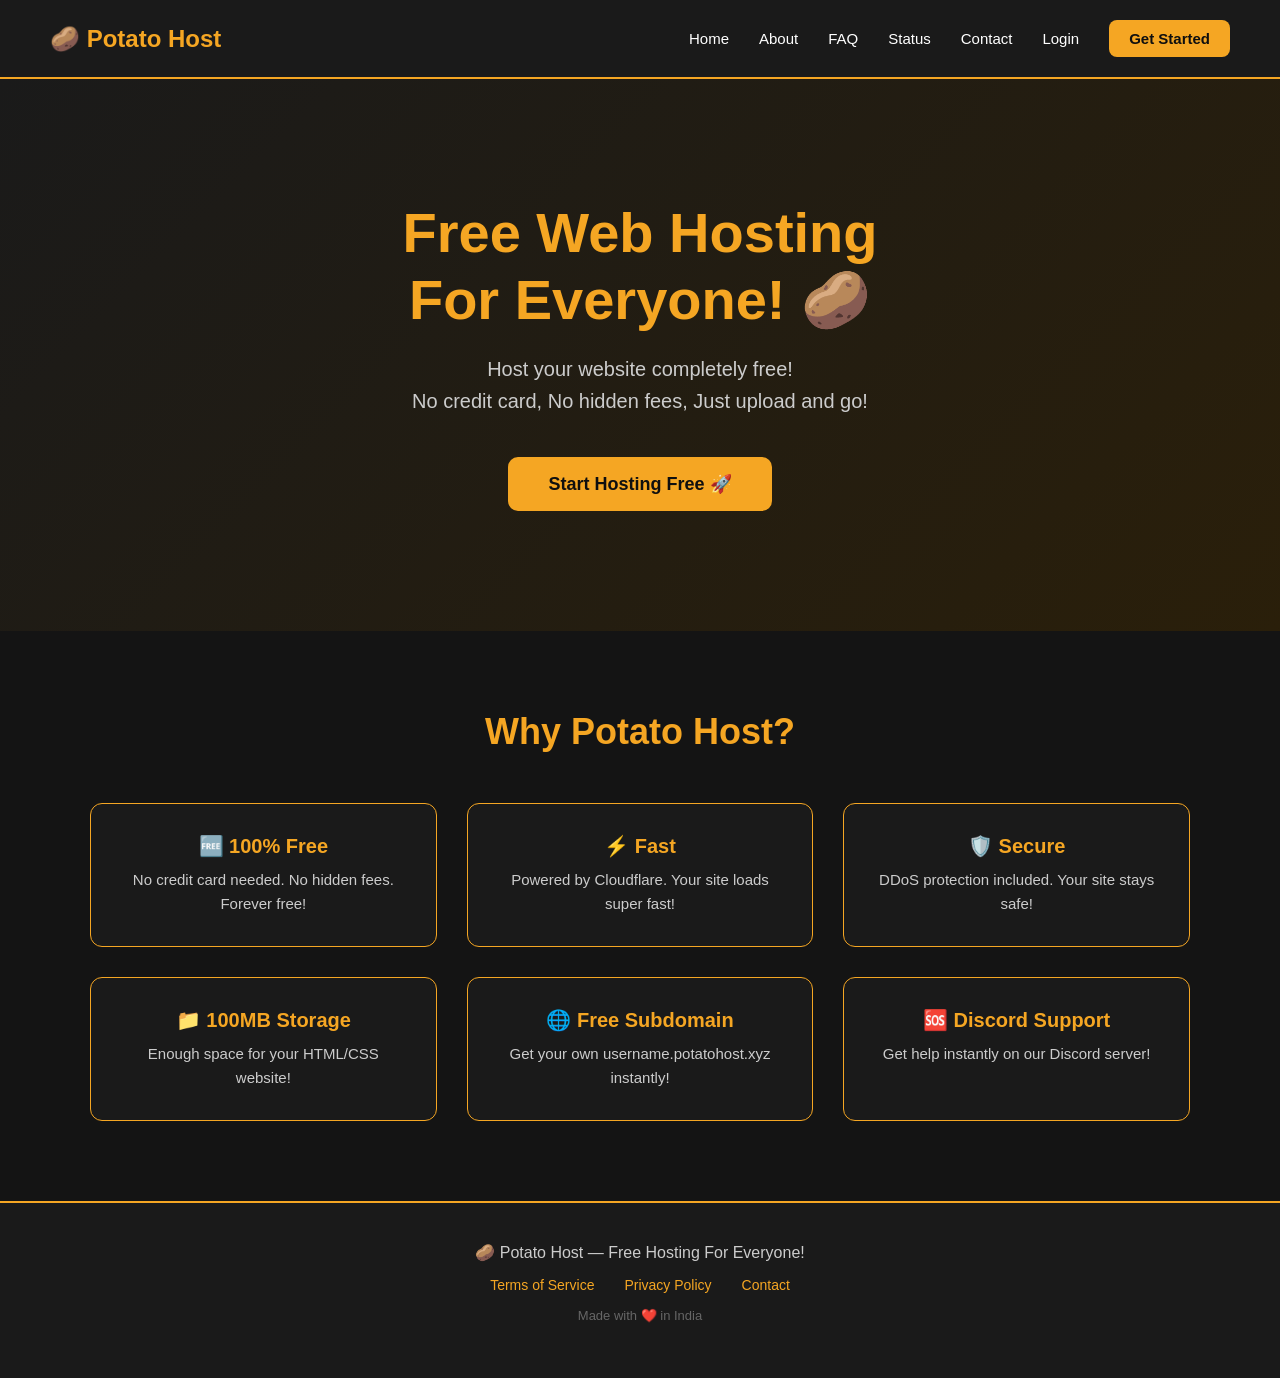
<file: index.html>
<!DOCTYPE html>
<html lang="en">
<head>
    <meta charset="UTF-8">
    <meta name="viewport" content="width=device-width, initial-scale=1.0">
    <meta name="description" content="Potato Host - Free web hosting for everyone! No credit card needed!">
    <meta name="keywords" content="free hosting, web hosting, free website, potato host">
    <title>Potato Host - Free Web Hosting</title>
    <link rel="stylesheet" href="style.css">
    <!-- Include Supabase JS Library to track logged-in sessions -->
</head>
<body>

    <!-- NAVBAR -->
    <nav>
        <div class="logo">🥔 Potato Host</div>
        <div class="nav-links">
            <a href="index.html">Home</a>
            <a href="about.html">About</a>
            <a href="faq.html">FAQ</a>
            <a href="status.html">Status</a>
            <a href="contact.html">Contact</a>
            <a href="login.html" id="nav-login-btn">Login</a>
            <a href="register.html" class="btn-register" id="nav-start-btn">Get Started</a>
        </div>
    </nav>

    <!-- HERO SECTION -->
    <section class="hero">
        <h1>Free Web Hosting<br>For Everyone! 🥔</h1>
        <p>Host your website completely free!<br>No credit card, No hidden fees, Just upload and go!</p>
        <a href="register.html" class="btn-hero" id="hero-start-btn">Start Hosting Free 🚀</a>
    </section>

    <!-- FEATURES SECTION -->
    <section class="features">
        <h2>Why Potato Host?</h2>
        <div class="features-grid">
            <div class="feature-card">
                <h3>🆓 100% Free</h3>
                <p>No credit card needed. No hidden fees. Forever free!</p>
            </div>
            <div class="feature-card">
                <h3>⚡ Fast</h3>
                <p>Powered by Cloudflare. Your site loads super fast!</p>
            </div>
            <div class="feature-card">
                <h3>🛡️ Secure</h3>
                <p>DDoS protection included. Your site stays safe!</p>
            </div>
            <div class="feature-card">
                <h3>📁 100MB Storage</h3>
                <p>Enough space for your HTML/CSS website!</p>
            </div>
            <div class="feature-card">
                <h3>🌐 Free Subdomain</h3>
                <p>Get your own username.potatohost.xyz instantly!</p>
            </div>
            <div class="feature-card">
                <h3>🆘 Discord Support</h3>
                <p>Get help instantly on our Discord server!</p>
            </div>
        </div>
    </section>

    <!-- FOOTER -->
    <footer>
        <p>🥔 Potato Host — Free Hosting For Everyone!</p>
        <div class="footer-links">
            <a href="terms.html">Terms of Service</a>
            <a href="privacy.html">Privacy Policy</a>
            <a href="contact.html">Contact</a>
        </div>
        <p class="footer-bottom">Made with ❤️ in India</p>
    </footer>

    <!-- SESSION CHECK SCRIPT -->
    <script>
        // Check if the user is already logged in
        const sessionData = localStorage.getItem('potato_session');
        
        if (sessionData) {
            // Change buttons to send logged-in users straight to the dashboard
            document.getElementById('nav-login-btn').innerText = "Dashboard";
            document.getElementById('nav-login-btn').href = "dashboard.html";
            
            document.getElementById('nav-start-btn').innerText = "Console";
            document.getElementById('nav-start-btn').href = "dashboard.html";
            
            document.getElementById('hero-start-btn').innerText = "Open Dashboard 💻";
            document.getElementById('hero-start-btn').href = "dashboard.html";
        }
    </script>
</body>
</html>
</file>
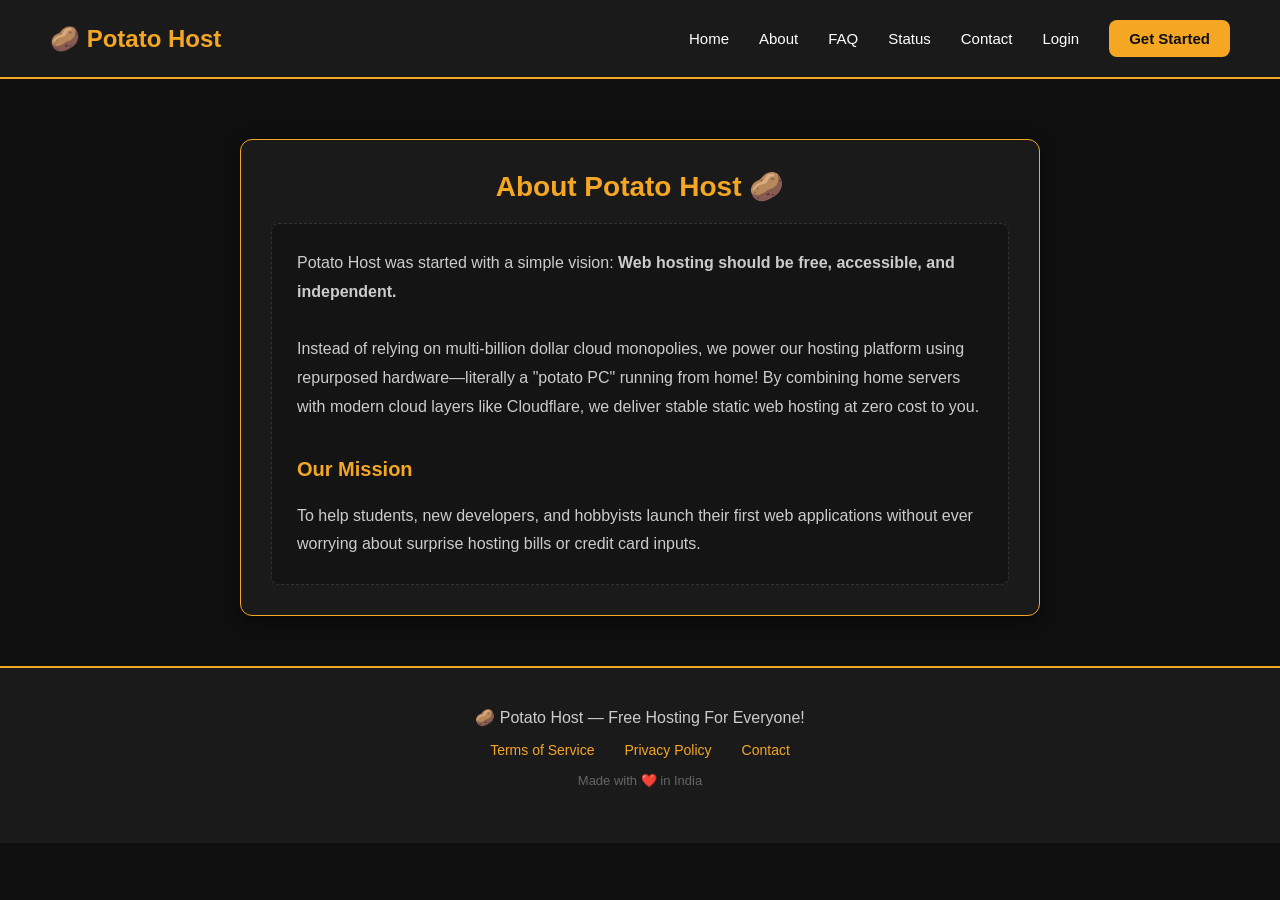
<file: about.html>
<!DOCTYPE html>
<html lang="en">
<head>
    <meta charset="UTF-8">
    <meta name="viewport" content="width=device-width, initial-scale=1.0">
    <title>About Us - Potato Host</title>
    <link rel="stylesheet" href="style.css">
</head>
<body>
    <nav>
        <div class="logo">🥔 Potato Host</div>
        <div class="nav-links">
            <a href="index.html">Home</a>
            <a href="about.html">About</a>
            <a href="faq.html">FAQ</a>
            <a href="status.html">Status</a>
            <a href="contact.html">Contact</a>
            <a href="login.html">Login</a>
            <a href="register.html" class="btn-register">Get Started</a>
        </div>
    </nav>

    <main style="max-width: 800px; margin: 50px auto; padding: 30px;">
        <h2>About Potato Host 🥔</h2>
        <div style="line-height: 1.8; color: #cccccc;">
            <p>Potato Host was started with a simple vision: <strong>Web hosting should be free, accessible, and independent.</strong></p>
            <br>
            <p>Instead of relying on multi-billion dollar cloud monopolies, we power our hosting platform using repurposed hardware—literally a "potato PC" running from home! By combining home servers with modern cloud layers like Cloudflare, we deliver stable static web hosting at zero cost to you.</p>
            <br>
            <h3>Our Mission</h3>
            <p>To help students, new developers, and hobbyists launch their first web applications without ever worrying about surprise hosting bills or credit card inputs.</p>
        </div>
    </main>

    <footer>
        <p>🥔 Potato Host — Free Hosting For Everyone!</p>
        <div class="footer-links">
            <a href="terms.html">Terms of Service</a>
            <a href="privacy.html">Privacy Policy</a>
            <a href="contact.html">Contact</a>
        </div>
        <p class="footer-bottom">Made with ❤️ in India</p>
    </footer>
</body>
</html>
</file>
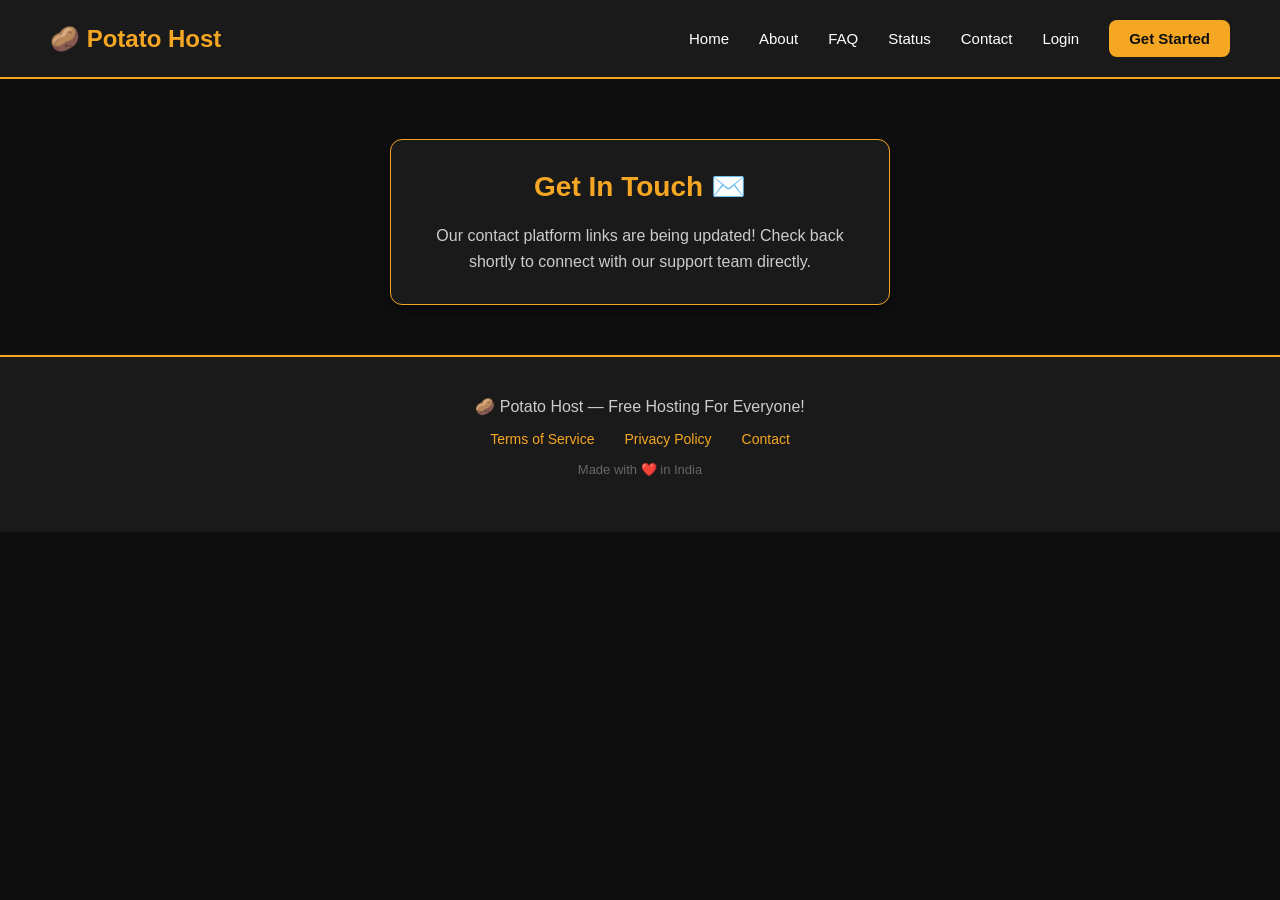
<file: contact.html>
<!DOCTYPE html>
<html lang="en">
<head>
    <meta charset="UTF-8">
    <meta name="viewport" content="width=device-width, initial-scale=1.0">
    <title>Contact Us - Potato Host</title>
    <link rel="stylesheet" href="style.css">
</head>
<body>
    <nav>
        <div class="logo">🥔 Potato Host</div>
        <div class="nav-links">
            <a href="index.html">Home</a>
            <a href="about.html">About</a>
            <a href="faq.html">FAQ</a>
            <a href="status.html">Status</a>
            <a href="contact.html">Contact</a>
            <a href="login.html">Login</a>
            <a href="register.html" class="btn-register">Get Started</a>
        </div>
    </nav>

    <main style="max-width: 500px; margin: 50px auto; padding: 30px; text-align: center;">
        <h2>Get In Touch ✉️</h2>
        <p style="color: #cccccc; margin-top: 15px; line-height: 1.6;">Our contact platform links are being updated! Check back shortly to connect with our support team directly.</p>
    </main>

    <footer>
        <p>🥔 Potato Host — Free Hosting For Everyone!</p>
        <div class="footer-links">
            <a href="terms.html">Terms of Service</a>
            <a href="privacy.html">Privacy Policy</a>
            <a href="contact.html">Contact</a>
        </div>
        <p class="footer-bottom">Made with ❤️ in India</p>
    </footer>
</body>
</html>
</file>
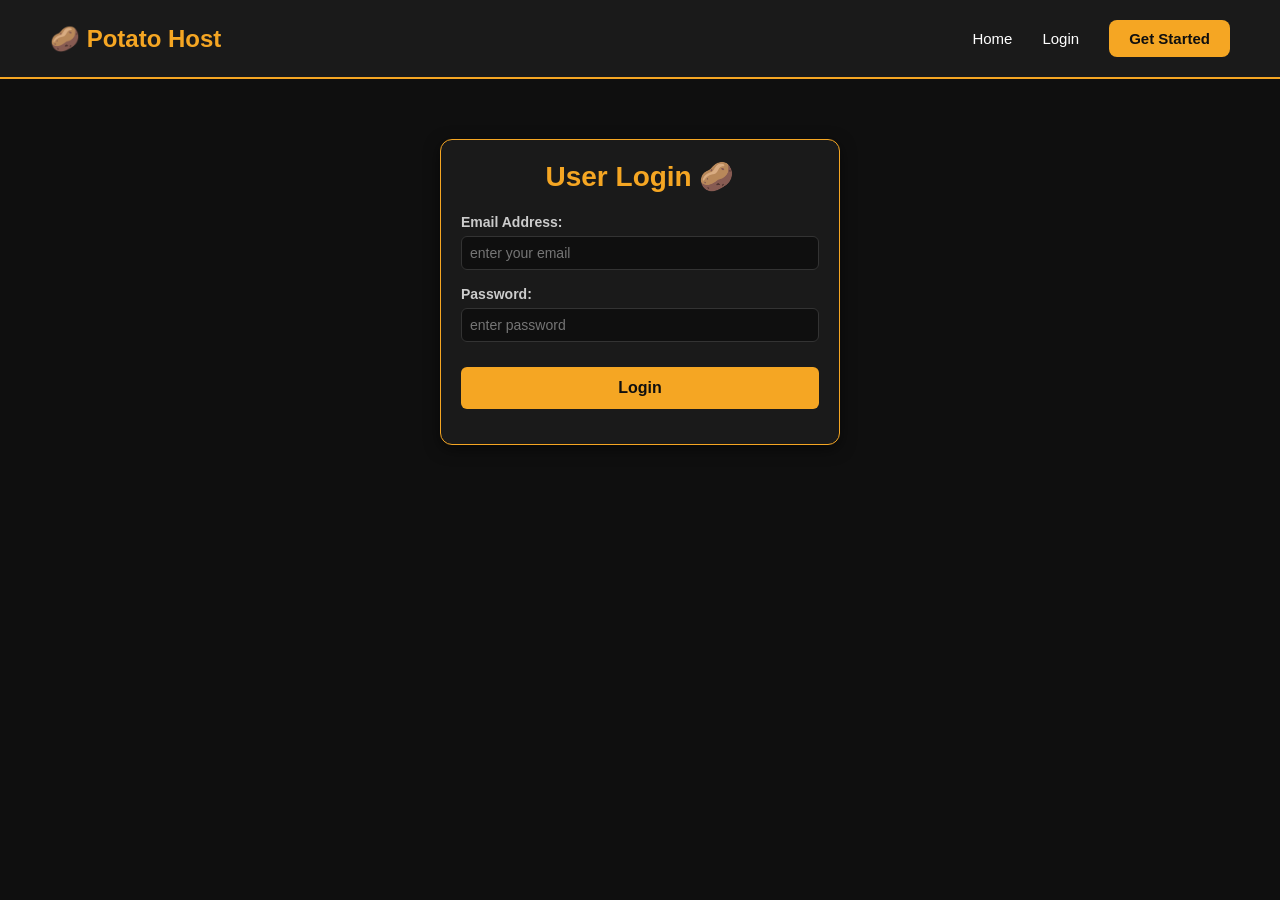
<file: dashboard.html>
<!DOCTYPE html>
<html lang="en">
<head>
    <meta charset="UTF-8">
    <meta name="viewport" content="width=device-width, initial-scale=1.0">
    <title>Client Dashboard - Potato Host</title>
    <link rel="stylesheet" href="style.css">
    <!-- Load your awesome custom Supabase wrapper -->
    <script src="supabase.js"></script>
</head>
<body>

    <!-- CONTROL PANEL NAVBAR -->
    <nav>
        <div class="logo">🥔 Potato Host Control Center</div>
        <div class="nav-links">
            <button id="btn-logout" style="background: #e03131; color: white; border: none; padding: 8px 16px; font-weight: bold; border-radius: 6px; cursor: pointer;">Logout</button>
        </div>
    </nav>

    <!-- MAIN CONSOLE INTERFACE -->
    <main style="max-width: 800px; margin: 40px auto; padding: 25px;">
        <h2>Welcome to Your Control Panel 👋</h2>
        <p style="text-align: center; color: #cccccc; margin-bottom: 25px;">Logged in as: <strong id="user-display-email" style="color: #f5a623;">...</strong></p>

        <!-- VISUAL STORAGE METER -->
        <div style="margin-bottom: 30px; background-color: #141414 !important; padding: 20px !important; border: 1px solid #333; border-radius: 8px;">
            <h3 style="margin-bottom: 10px;">📦 Your Storage Usage</h3>
            <div style="width: 100%; background-color: #0f0f0f; border-radius: 10px; height: 20px; overflow: hidden; border: 1px solid #333; position: relative;">
                <div id="storage-bar" style="width: 0%; height: 100%; background: linear-gradient(90deg, #f5a623, #d4891a); transition: width 0.5s ease-in-out;"></div>
            </div>
            <p style="margin-top: 8px; font-size: 14px; color: #cccccc; display: flex; justify-content: space-between;">
                <span>Used: <strong id="storage-text" style="color: #f5a623;">0 MB</strong></span>
                <span>Limit: <strong>100 MB</strong></span>
            </p>
        </div>

        <div>
            <h3>Deploy New Free Website</h3>
            <form id="deploy-form">
                <div style="margin-bottom: 15px;">
                    <label>Desired Subdomain Name (e.g., yourname):</label><br>
                    <input type="text" id="site-name" placeholder="mysite" required style="width: 100%;">
                    <span style="display: inline-block; margin-top: 5px; color: #666; font-size: 13px;">Your site will live at: <strong id="subdomain-preview">site-name.potatohost.xyz</strong></span>
                </div>
                <div style="margin-bottom: 15px;">
                    <label>GitHub Repository URL (containing your website code):</label><br>
                    <input type="url" id="repo-url" placeholder="https://github.com" required style="width: 100%;">
                </div>
                <button type="submit" style="width: 100%;">Deploy Site Live 🚀</button>
            </form>
            <p id="deploy-status" style="margin-top: 15px; font-weight: bold;"></p>
                        <!-- DRAG & DROP ZONE -->
            <div id="drop-zone" style="margin-top: 25px; background: #0f0f0f !important; border: 2px dashed #f5a623; border-radius: 8px; padding: 30px !important; text-align: center; cursor: pointer; transition: background 0.3s;">
                <span style="font-size: 30px;">📁</span>
                <h4 style="color: #f5a623; margin-top: 10px;">Drag & Drop Your Website Files Here</h4>
                <p style="color: #666; font-size: 13px; margin-top: 5px;">Supports HTML, CSS, JS, and small images (Max 100MB folder total)</p>
                <input type="file" id="file-input" multiple directory webkitdirectory mimetypes="text/html,text/css,application/javascript" style="display: none;">
            </div>
            <!-- SELECTED FILES FOOTPRINT PREVIEW -->
            <div id="upload-preview-box" style="display: none; margin-top: 15px; background: #1a1a1a !important; padding: 15px !important; border: 1px solid #333;">
                <p style="font-size: 14px; color: #cccccc; display: flex; justify-content: space-between;">
                    <span>Total Selected Payload: <strong id="payload-size" style="color: #f5a623;">0.00 MB</strong></span>
                    <span id="payload-status-text" style="font-weight: bold;">Ready 🟢</span>
                </p>
            </div>

        </div>
    </main>

    <!-- FOOTER -->
    <footer style="margin-top: 80px;">
        <p>🥔 Potato Host — Free Hosting For Everyone!</p>
        <p class="footer-bottom">Made with ❤️ in India</p>
    </footer>

    <!-- PRIVATE DASHBOARD SHIELD LAYER -->
        <!-- PRIVATE DASHBOARD SHIELD LAYER -->
        <!-- PRIVATE DASHBOARD SHIELD LAYER -->
    <script>
        // Security Gate: Redirect users back to login if they try to enter without an account
        const sessionData = localStorage.getItem('potato_session');
        if (!sessionData) {
            window.location.href = "login.html";
        }
        
        // Extract account details
        const session = JSON.parse(sessionData);
        document.getElementById('user-display-email').innerText = session.user.email;

        // 🎯 THE REAL PROJECT INSTANCE LOCK
        const SUPABASE_URL = "https://vbegvwzfntcjqngagoya.supabase.co";
        const SUPABASE_ANON_KEY = "eyJhbGciOiJIUzI1NiIsInR5cCI6IkpXVCJ9.eyJpc3MiOiJzdXBhYmFzZSIsInJlZiI6InZiZWd2d3pmbnRjanFuZ2Fnb3lhIiwicm9sZSI6ImFub24iLCJpYXQiOjE3ODE0MjA3NTksImV4cCI6MjA5Njk5Njc1OX0.a5JrlBLKkfvJr4KQBfn8xTJ4lSaLtrbnKXF9lmlQInQ";

        // Function to look up user data usage in real-time
        async function checkStorageLimits() {
            const MAX_ALLOWED_BYTES = 100 * 1024 * 1024; // 100 MB in bytes
            let userUsedBytes = 0; 

            try {
                // Fetch the site data for this logged-in user using standard fetch
                const response = await fetch(`${SUPABASE_URL}/rest/v1/user_websites?user_id=eq.${session.user.id}`, {
                    method: 'GET',
                    headers: {
                        'apikey': SUPABASE_ANON_KEY,
                        'Authorization': `Bearer ${session.access_token}`
                    }
                });

                if (response.ok) {
                    const data = await response.json();
                    if (data && data.length > 0) {
                        // Total up storage used across all projects matching this user
                        userUsedBytes = data.reduce((acc, current) => acc + parseInt(current.storage_used_bytes || 0), 0);
                    }
                }
            } catch (err) {
                console.error("Failed to read server bytes telemetry:", err);
            }

            // Calculate percentage for progress meter styling
            let percentage = (userUsedBytes / MAX_ALLOWED_BYTES) * 100;
            if (percentage > 100) percentage = 100;

            // Convert bytes into Megabytes for display
            let usedMB = (userUsedBytes / (1024 * 1024)).toFixed(2);

            // Update UI progress meter smoothly
            document.getElementById('storage-bar').style.width = percentage + "%";
            document.getElementById('storage-text').innerText = usedMB + " MB";
        }

        // Run the storage check instantly when the dashboard opens
        checkStorageLimits();

        // Update subdomain preview live as the user types
        document.getElementById('site-name').addEventListener('input', (e) => {
            const val = e.target.value.trim().toLowerCase().replace(/[^a-z0-9-]/g, '');
            e.target.value = val; // Force clean alphanumeric subdomains
            document.getElementById('subdomain-preview').innerText = val ? `${val}.potatohost.xyz` : "site-name.potatohost.xyz";
        });

        // Live Deployment Order Request Submit Handler
        document.getElementById('deploy-form').addEventListener('submit', async (e) => {
            e.preventDefault();
            const siteName = document.getElementById('site-name').value.trim().toLowerCase();
            const githubRepo = document.getElementById('repo-url').value.trim();
            const statusEl = document.getElementById('deploy-status');

            statusEl.innerText = "Checking allocations and registering subdomain...";
            statusEl.style.color = "#f5a623";

            try {
                // Send a POST request to your Supabase table to register the data record
                const response = await fetch(`${SUPABASE_URL}/rest/v1/user_websites`, {
                    method: 'POST',
                    headers: {
                        'Content-Type': 'application/json',
                        'apikey': SUPABASE_ANON_KEY,
                        'Authorization': `Bearer ${session.access_token}`,
                        'Prefer': 'return=representation'
                    },
                    body: JSON.stringify({
                        user_id: session.user.id,
                        user_email: session.user.email,
                        subdomain: siteName,
                        storage_used_bytes: 0 // Starts fresh at 0
                    })
                });

                const data = await response.json();

                if (!response.ok) {
                    // Catch duplicate errors if someone else claimed that subdomain name first
                    if (data.message && data.message.includes('unique')) {
                        throw new Error(`The subdomain "${siteName}" is already taken by another potato!`);
                    }
                    throw new Error(data.message || "Failed to register site data.");
                }

                statusEl.innerText = `Success! ${siteName}.potatohost.xyz has been locked in. Queued for pipeline integration! 🥔🚀`;
                statusEl.style.color = "#28a745";
                
                // Clear the form input elements and refresh the user storage bars
                document.getElementById('deploy-form').reset();
                document.getElementById('subdomain-preview').innerText = "site-name.potatohost.xyz";
                checkStorageLimits();

            } catch (err) {
                statusEl.innerText = "Error: " + err.message;
                statusEl.style.color = "#e03131";
                console.error(err);
            }
        });

                // --- DRAG & DROP CONTROLLER CORE ---
        const dropZone = document.getElementById('drop-zone');
        const fileInput = document.getElementById('file-input');
        const previewBox = document.getElementById('upload-preview-box');
        const payloadSizeEl = document.getElementById('payload-size');
        const payloadStatusEl = document.getElementById('payload-status-text');

        // Clicking the box triggers hidden file browser explorer panel input window
        dropZone.addEventListener('click', () => fileInput.click());

        // Highlight box borders during active files hover drag movements
        ['dragenter', 'dragover'].forEach(eventName => {
            dropZone.addEventListener(eventName, (e) => {
                e.preventDefault();
                dropZone.style.background = '#221a0f';
                dropZone.style.borderColor = '#d4891a';
            }, false);
        });

        ['dragleave', 'drop'].forEach(eventName => {
            dropZone.addEventListener(eventName, (e) => {
                e.preventDefault();
                dropZone.style.background = '#0f0f0f';
                dropZone.style.borderColor = '#f5a623';
            }, false);
        });

        // Capture files dropped via drag actions
        dropZone.addEventListener('drop', (e) => {
            const dt = e.dataTransfer;
            const files = dt.files;
            auditFilePayloadSizes(files);
        });

        // Capture files selected via manually picking from the folder menu window browser box
        fileInput.addEventListener('change', (e) => {
            auditFilePayloadSizes(e.target.files);
        });

        // Client-side execution loop calculates sizes immediately with 0% CPU strain
        function auditFilePayloadSizes(files) {
            if (!files || files.length === 0) return;

            let totalBytes = 0;
            previewBox.style.display = 'block';

            // Loop through selected assets to measure exact byte footprint totals
            for (let i = 0; i < files.length; i++) {
                totalBytes += files[i].size;
            }

            const totalMB = (totalBytes / (1024 * 1024)).toFixed(2);
            payloadSizeEl.innerText = `${totalMB} MB`;

            // Heavy limit enforcement safety logic cut-offs
            if (totalBytes > 100 * 1024 * 1024) {
                payloadStatusEl.innerText = "OVER LIMIT ❌";
                payloadStatusEl.style.color = "#e03131";
                alert("Hold on! This file stack exceeds your 100 MB total user allocation block!");
            } else {
                payloadStatusEl.innerText = "Ready 🟢";
                payloadStatusEl.style.color = "#28a745";
            }
        }


        // Logout routing logic
        document.getElementById('btn-logout').addEventListener('click', () => {
            localStorage.removeItem('potato_session');
            window.location.href = "login.html";
        });
    </script>
</body>
</html>
</file>
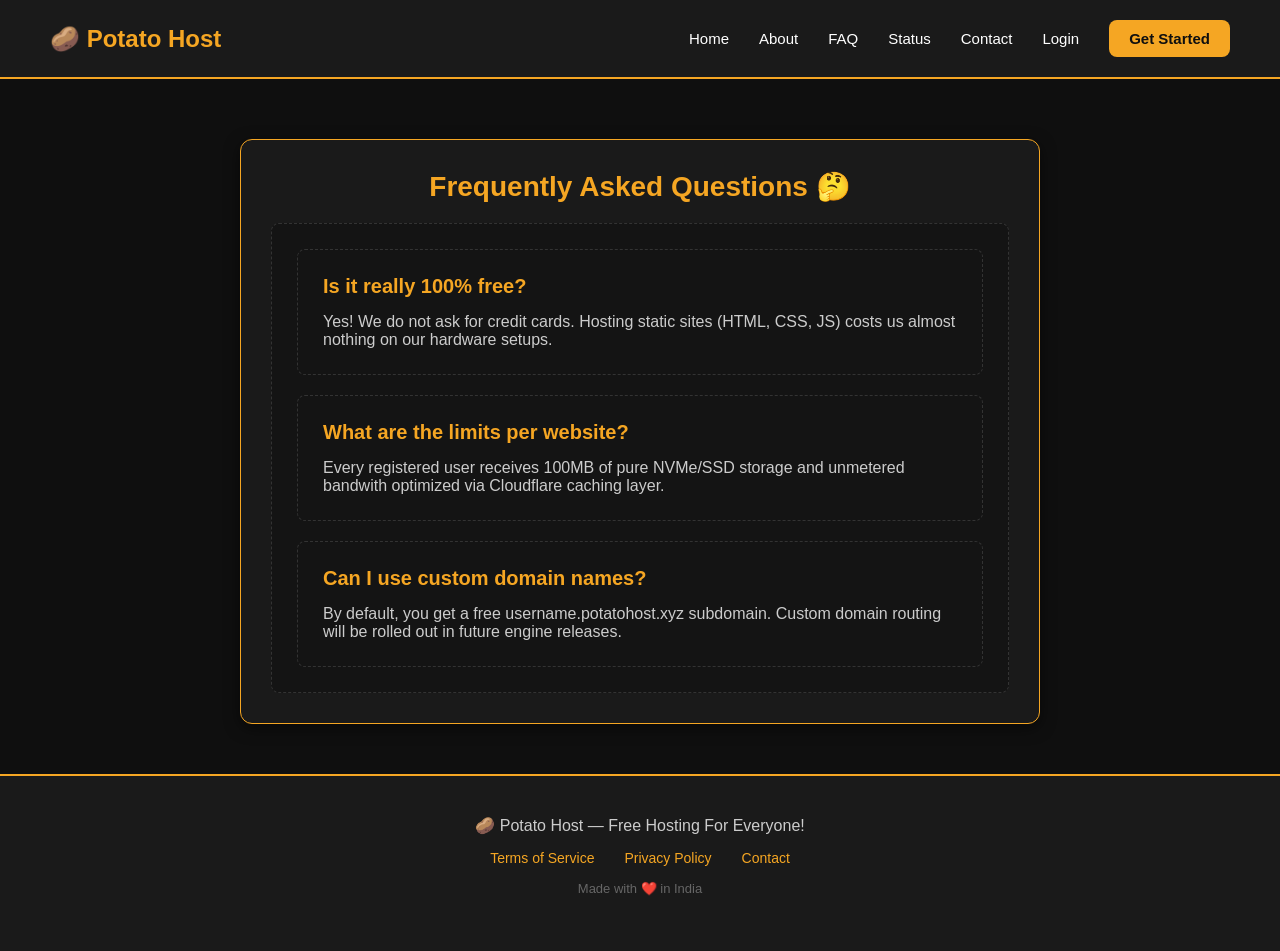
<file: faq.html>
<!DOCTYPE html>
<html lang="en">
<head>
    <meta charset="UTF-8">
    <meta name="viewport" content="width=device-width, initial-scale=1.0">
    <title>FAQ - Potato Host</title>
    <link rel="stylesheet" href="style.css">
</head>
<body>
    <nav>
        <div class="logo">🥔 Potato Host</div>
        <div class="nav-links">
            <a href="index.html">Home</a>
            <a href="about.html">About</a>
            <a href="faq.html">FAQ</a>
            <a href="status.html">Status</a>
            <a href="contact.html">Contact</a>
            <a href="login.html">Login</a>
            <a href="register.html" class="btn-register">Get Started</a>
        </div>
    </nav>

    <main style="max-width: 800px; margin: 50px auto; padding: 30px;">
        <h2>Frequently Asked Questions 🤔</h2>
        <div style="display: flex; flex-direction: column; gap: 20px;">
            <div>
                <h3 style="color: #f5a623;">Is it really 100% free?</h3>
                <p style="color: #cccccc;">Yes! We do not ask for credit cards. Hosting static sites (HTML, CSS, JS) costs us almost nothing on our hardware setups.</p>
            </div>
            <div>
                <h3 style="color: #f5a623;">What are the limits per website?</h3>
                <p style="color: #cccccc;">Every registered user receives 100MB of pure NVMe/SSD storage and unmetered bandwith optimized via Cloudflare caching layer.</p>
            </div>
            <div>
                <h3 style="color: #f5a623;">Can I use custom domain names?</h3>
                <p style="color: #cccccc;">By default, you get a free <code>username.potatohost.xyz</code> subdomain. Custom domain routing will be rolled out in future engine releases.</p>
            </div>
        </div>
    </main>

    <footer>
        <p>🥔 Potato Host — Free Hosting For Everyone!</p>
        <div class="footer-links">
            <a href="terms.html">Terms of Service</a>
            <a href="privacy.html">Privacy Policy</a>
            <a href="contact.html">Contact</a>
        </div>
        <p class="footer-bottom">Made with ❤️ in India</p>
    </footer>
</body>
</html>
</file>
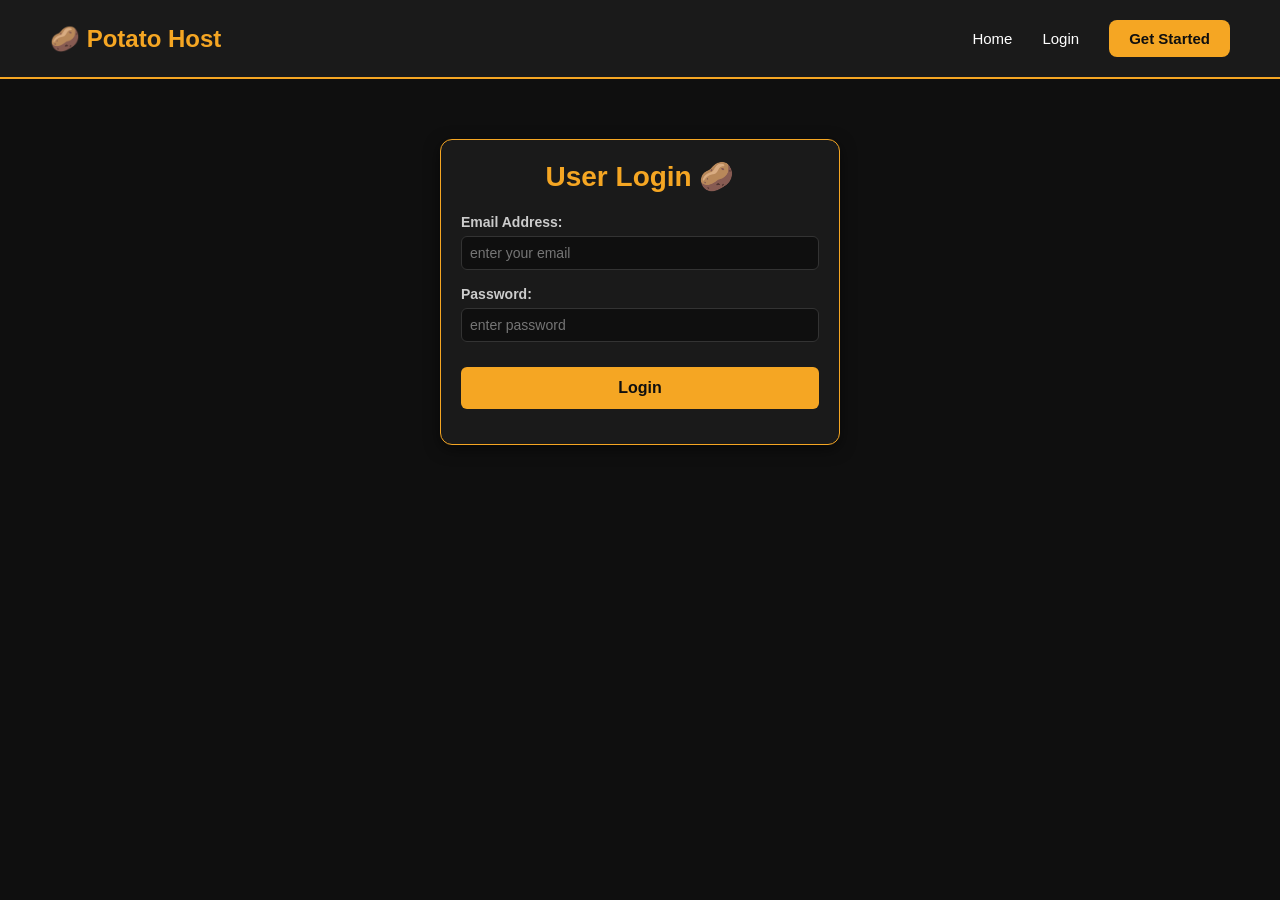
<file: login.html>
<!DOCTYPE html>
<html lang="en">
<head>
    <meta charset="UTF-8">
    <meta name="viewport" content="width=device-width, initial-scale=1.0">
    <title>Login - Potato Host</title>
    <link rel="stylesheet" href="style.css">
</head>
<body>

    <nav>
        <div class="logo">🥔 Potato Host</div>
        <div class="nav-links">
            <a href="index.html">Home</a>
            <a href="login.html">Login</a>
            <a href="register.html" class="btn-register">Get Started</a>
        </div>
    </nav>

    <section class="auth-section" style="max-width: 400px; margin: 50px auto; padding: 20px;">
        <h2>User Login 🥔</h2>
        <form id="login-form">
            <div style="margin-bottom: 15px;">
                <label>Email Address:</label><br>
                <input type="email" id="login-email" placeholder="enter your email" required style="width: 100%; padding: 8px; margin-top: 5px;">
            </div>
            <div style="margin-bottom: 15px;">
                <label>Password:</label><br>
                <input type="password" id="login-password" placeholder="enter password" required style="width: 100%; padding: 8px; margin-top: 5px;">
            </div>
            <button type="submit" style="width: 100%; padding: 10px;">Login</button>
        </form>
        <p id="login-message" style="margin-top: 15px; font-weight: bold;"></p>
    </section>

    <script>
        // Check if session already exists
        if (localStorage.getItem('potato_session')) {
            window.location.href = "dashboard.html";
        }

        // 🎯 THE REAL PROJECT INSTANCE LOCK
        const SUPABASE_URL = "https://vbegvwzfntcjqngagoya.supabase.co";
        const SUPABASE_ANON_KEY = "eyJhbGciOiJIUzI1NiIsInR5cCI6IkpXVCJ9.eyJpc3MiOiJzdXBhYmFzZSIsInJlZiI6InZiZWd2d3pmbnRjanFuZ2Fnb3lhIiwicm9sZSI6ImFub24iLCJpYXQiOjE3ODE0MjA3NTksImV4cCI6MjA5Njk5Njc1OX0.a5JrlBLKkfvJr4KQBfn8xTJ4lSaLtrbnKXF9lmlQInQ";

        document.getElementById('login-form').addEventListener('submit', async (e) => {
            e.preventDefault();
            const email = document.getElementById('login-email').value;
            const password = document.getElementById('login-password').value;
            const messageEl = document.getElementById('login-message');

            messageEl.style.color = "orange";
            messageEl.innerText = "Checking credentials...";

            try {
                // Direct bridge request using browser standard fetch
                const response = await fetch(`${SUPABASE_URL}/auth/v1/token?grant_type=password`, {
                    method: 'POST',
                    headers: { 
                        'Content-Type': 'application/json', 
                        'apikey': SUPABASE_ANON_KEY 
                    },
                    body: JSON.stringify({ email: email, password: password })
                });

                const data = await response.json();

                if (!response.ok) {
                    messageEl.style.color = "red";
                    messageEl.innerText = "Error: " + (data.error_description || data.msg || data.message || "Invalid credentials");
                } else if (data && data.access_token) {
                    messageEl.style.color = "green";
                    messageEl.innerText = "Success! Redirecting...";
                    
                    const structuredSession = {
                        access_token: data.access_token,
                        user: data.user
                    };

                    localStorage.setItem('potato_session', JSON.stringify(structuredSession));
                    window.location.replace("dashboard.html");
                } else {
                    messageEl.style.color = "red";
                    messageEl.innerText = "Server error: No validation token issued.";
                }
            } catch (err) {
                messageEl.style.color = "red";
                messageEl.innerText = "Network Error: Cannot connect to database.";
                console.error(err);
            }
        });
    </script>
</body>
</html>
</file>
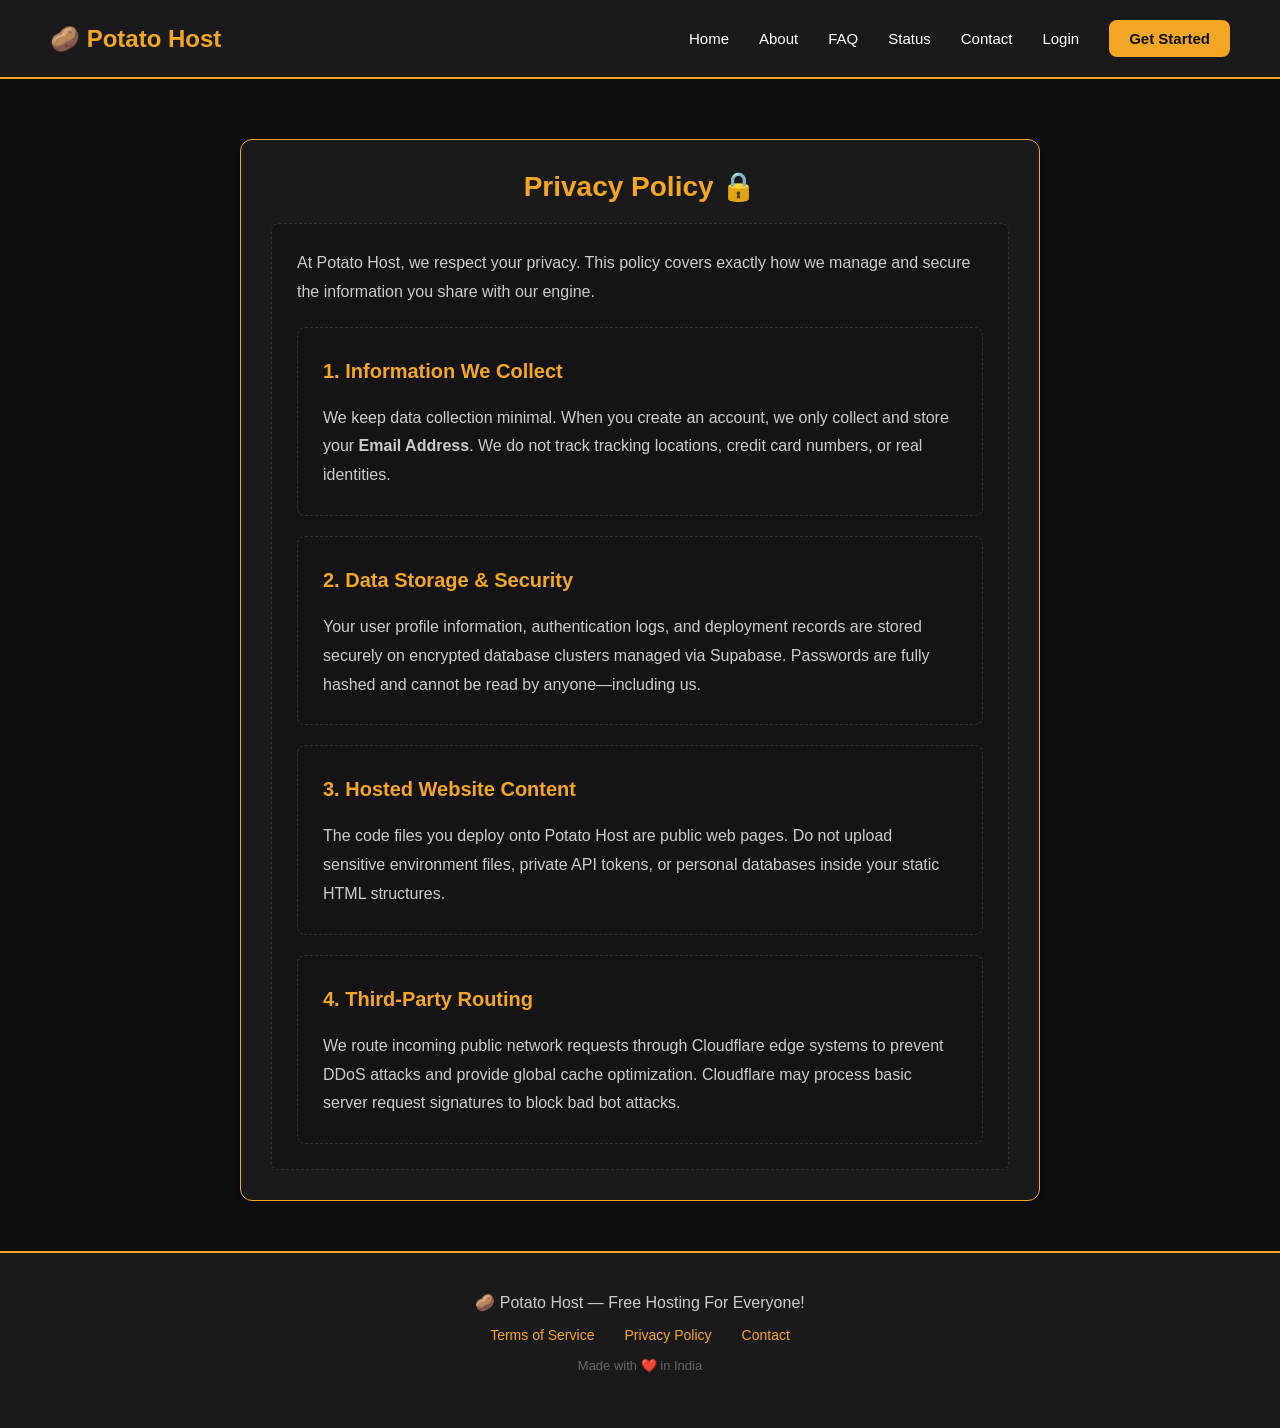
<file: privacy.html>
<!DOCTYPE html>
<html lang="en">
<head>
    <meta charset="UTF-8">
    <meta name="viewport" content="width=device-width, initial-scale=1.0">
    <title>Privacy Policy - Potato Host</title>
    <link rel="stylesheet" href="style.css">
</head>
<body>
    <nav>
        <div class="logo">🥔 Potato Host</div>
        <div class="nav-links">
            <a href="index.html">Home</a>
            <a href="about.html">About</a>
            <a href="faq.html">FAQ</a>
            <a href="status.html">Status</a>
            <a href="contact.html">Contact</a>
            <a href="login.html">Login</a>
            <a href="register.html" class="btn-register">Get Started</a>
        </div>
    </nav>

    <main style="max-width: 800px; margin: 50px auto; padding: 30px;">
        <h2>Privacy Policy 🔒</h2>
        <div style="line-height: 1.8; color: #cccccc; display: flex; flex-direction: column; gap: 20px;">
            <p>At Potato Host, we respect your privacy. This policy covers exactly how we manage and secure the information you share with our engine.</p>
            
            <div>
                <h3 style="color: #f5a623;">1. Information We Collect</h3>
                <p>We keep data collection minimal. When you create an account, we only collect and store your <strong>Email Address</strong>. We do not track tracking locations, credit card numbers, or real identities.</p>
            </div>

            <div>
                <h3 style="color: #f5a623;">2. Data Storage & Security</h3>
                <p>Your user profile information, authentication logs, and deployment records are stored securely on encrypted database clusters managed via Supabase. Passwords are fully hashed and cannot be read by anyone—including us.</p>
            </div>

            <div>
                <h3 style="color: #f5a623;">3. Hosted Website Content</h3>
                <p>The code files you deploy onto Potato Host are public web pages. Do not upload sensitive environment files, private API tokens, or personal databases inside your static HTML structures.</p>
            </div>

            <div>
                <h3 style="color: #f5a623;">4. Third-Party Routing</h3>
                <p>We route incoming public network requests through Cloudflare edge systems to prevent DDoS attacks and provide global cache optimization. Cloudflare may process basic server request signatures to block bad bot attacks.</p>
            </div>
        </div>
    </main>

    <footer>
        <p>🥔 Potato Host — Free Hosting For Everyone!</p>
        <div class="footer-links">
            <a href="terms.html">Terms of Service</a>
            <a href="privacy.html">Privacy Policy</a>
            <a href="contact.html">Contact</a>
        </div>
        <p class="footer-bottom">Made with ❤️ in India</p>
    </footer>
</body>
</html>
</file>
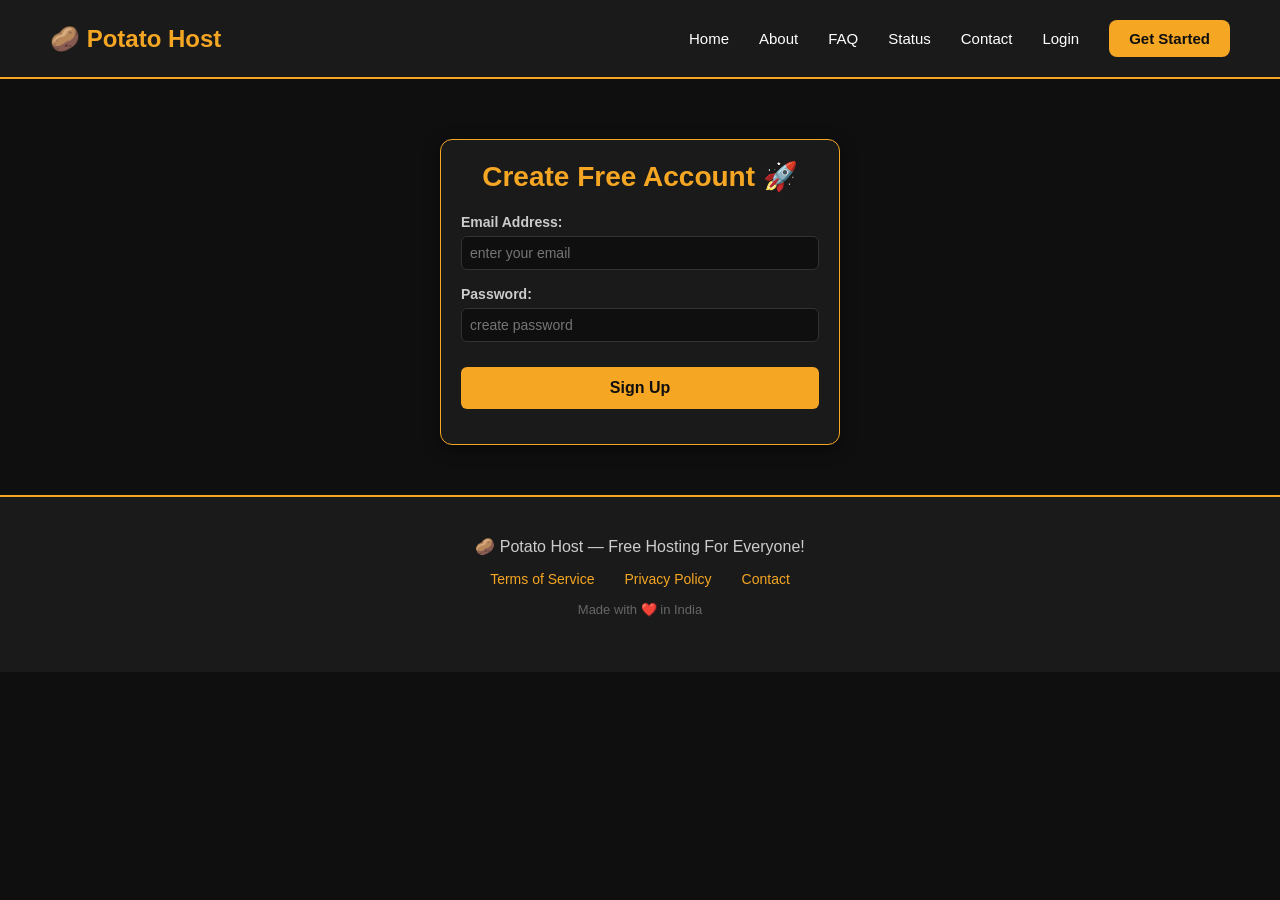
<file: register.html>
<!DOCTYPE html>
<html lang="en">
<head>
    <meta charset="UTF-8">
    <meta name="viewport" content="width=device-width, initial-scale=1.0">
    <title>Register - Potato Host</title>
    <link rel="stylesheet" href="style.css">
</head>
<body>

    <!-- NAVBAR -->
    <nav>
        <div class="logo">🥔 Potato Host</div>
        <div class="nav-links">
            <a href="index.html">Home</a>
            <a href="about.html">About</a>
            <a href="faq.html">FAQ</a>
            <a href="status.html">Status</a>
            <a href="contact.html">Contact</a>
            <a href="login.html">Login</a>
            <a href="register.html" class="btn-register">Get Started</a>
        </div>
    </nav>

    <!-- REGISTRATION BOX -->
    <section class="auth-section" style="max-width: 400px; margin: 50px auto; padding: 20px;">
        <h2>Create Free Account 🚀</h2>
        <form id="register-form">
            <div style="margin-bottom: 15px;">
                <label for="reg-email">Email Address:</label><br>
                <input type="email" id="reg-email" placeholder="enter your email" required style="width: 100%; padding: 8px; margin-top: 5px;">
            </div>
            <div style="margin-bottom: 15px;">
                <label for="reg-password">Password:</label><br>
                <input type="password" id="reg-password" placeholder="create password" required style="width: 100%; padding: 8px; margin-top: 5px;">
            </div>
            <button type="submit" style="width: 100%; padding: 10px;">Sign Up</button>
        </form>
        <p id="reg-message" style="margin-top: 15px; font-weight: bold;"></p>
    </section>

    <!-- FOOTER -->
    <footer>
        <p>🥔 Potato Host — Free Hosting For Everyone!</p>
        <div class="footer-links">
            <a href="terms.html">Terms of Service</a>
            <a href="privacy.html">Privacy Policy</a>
            <a href="contact.html">Contact</a>
        </div>
        <p class="footer-bottom">Made with ❤️ in India</p>
    </footer>

    <!-- INTERACTION LOGIC SCRIPT -->
    <script>
        // 🛡️ LIVE SERVER SECURITY GUARD
        if (localStorage.getItem('potato_session')) {
            window.location.replace("dashboard.html");
        }

        // 🎯 REAL HARDCODED ENDPOINT
        const SUPABASE_URL = "https://vbegvwzfntcjqngagoya.supabase.co";
        const SUPABASE_ANON_KEY = "eyJhbGciOiJIUzI1NiIsInR5cCI6IkpXVCJ9.eyJpc3MiOiJzdXBhYmFzZSIsInJlZiI6InZiZWd2d3pmbnRjanFuZ2Fnb3lhIiwicm9sZSI6ImFub24iLCJpYXQiOjE3ODE0MjA3NTksImV4cCI6MjA5Njk5Njc1OX0.a5JrlBLKkfvJr4KQBfn8xTJ4lSaLtrbnKXF9lmlQInQ";

        document.getElementById('register-form').addEventListener('submit', async (e) => {
            e.preventDefault();
            const email = document.getElementById('reg-email').value;
            const password = document.getElementById('reg-password').value;
            const messageEl = document.getElementById('reg-message');

            messageEl.style.color = "orange";
            messageEl.innerText = "Creating account...";

            try {
                const response = await fetch(`${SUPABASE_URL}/auth/v1/signup`, {
                    method: 'POST',
                    headers: { 
                        'Content-Type': 'application/json', 
                        'apikey': SUPABASE_ANON_KEY 
                    },
                    body: JSON.stringify({ email: email, password: password })
                });

                const data = await response.json();

                if (!response.ok) {
                    messageEl.style.color = "red";
                    messageEl.innerText = "Error: " + (data.msg || data.message || "Registration failed.");
                } else {
                    messageEl.style.color = "green";
                    messageEl.innerText = "Registration successful! You can now click Login to enter your dashboard.";
                }
            } catch (err) {
                messageEl.style.color = "red";
                messageEl.innerText = "Network Error: Cannot connect to database.";
                console.error(err);
            }
        });
    </script>
</body>
</html>
</file>
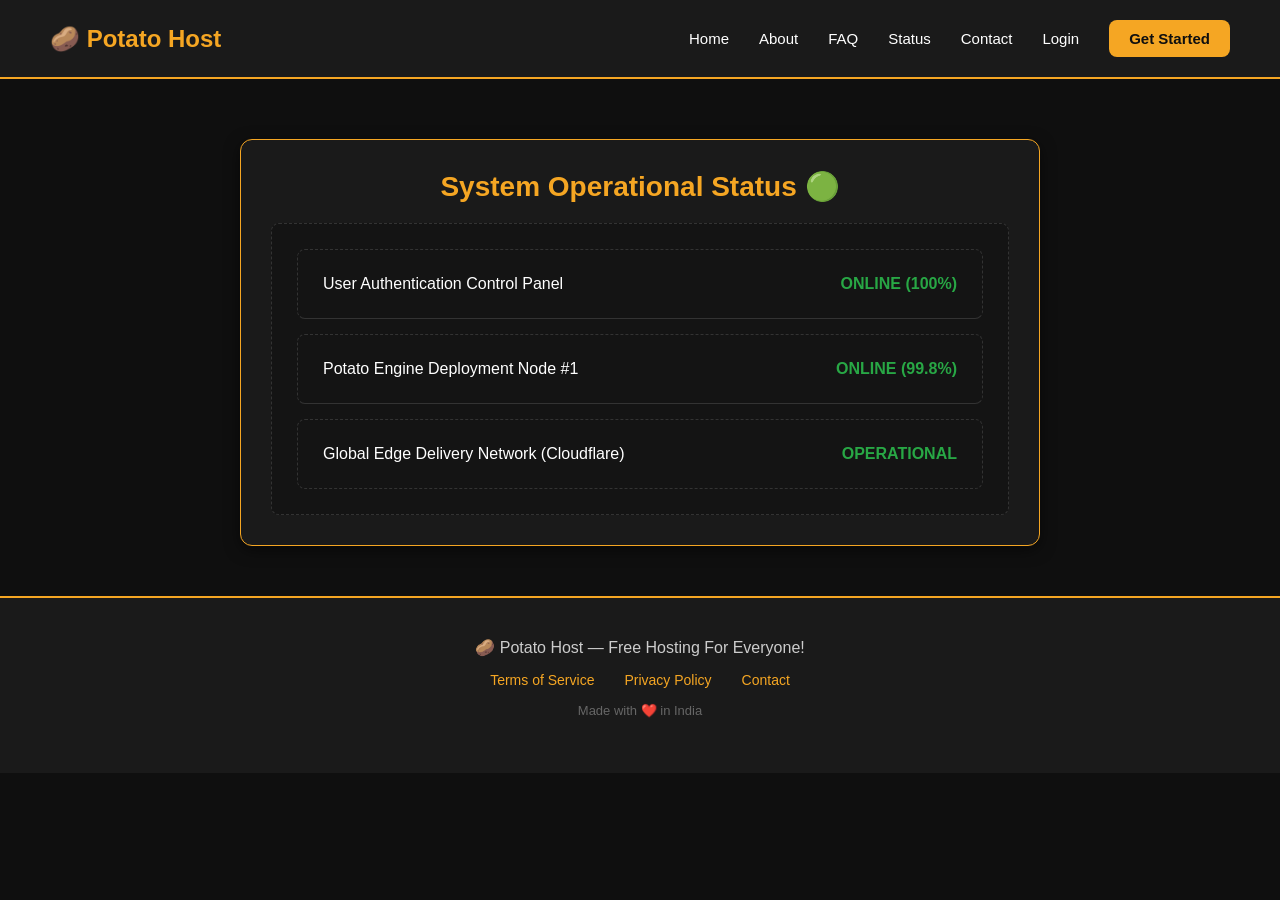
<file: status.html>
<!DOCTYPE html>
<html lang="en">
<head>
    <meta charset="UTF-8">
    <meta name="viewport" content="width=device-width, initial-scale=1.0">
    <title>System Status - Potato Host</title>
    <link rel="stylesheet" href="style.css">
</head>
<body>
    <nav>
        <div class="logo">🥔 Potato Host</div>
        <div class="nav-links">
            <a href="index.html">Home</a>
            <a href="about.html">About</a>
            <a href="faq.html">FAQ</a>
            <a href="status.html">Status</a>
            <a href="contact.html">Contact</a>
            <a href="login.html">Login</a>
            <a href="register.html" class="btn-register">Get Started</a>
        </div>
    </nav>

    <main style="max-width: 800px; margin: 50px auto; padding: 30px;">
        <h2>System Operational Status 🟢</h2>
        <div style="display: flex; flex-direction: column; gap: 15px; background: #141414; padding: 20px; border-radius: 8px;">
            <div style="display: flex; justify-content: space-between; padding-bottom: 10px; border-bottom: 1px solid #333;">
                <span>User Authentication Control Panel</span>
                <span style="color: #28a745; font-weight: bold;">ONLINE (100%)</span>
            </div>
            <div style="display: flex; justify-content: space-between; padding-bottom: 10px; border-bottom: 1px solid #333;">
                <span>Potato Engine Deployment Node #1</span>
                <span style="color: #28a745; font-weight: bold;">ONLINE (99.8%)</span>
            </div>
            <div style="display: flex; justify-content: space-between;">
                <span>Global Edge Delivery Network (Cloudflare)</span>
                <span style="color: #28a745; font-weight: bold;">OPERATIONAL</span>
            </div>
        </div>
    </main>

    <footer>
        <p>🥔 Potato Host — Free Hosting For Everyone!</p>
        <div class="footer-links">
            <a href="terms.html">Terms of Service</a>
            <a href="privacy.html">Privacy Policy</a>
            <a href="contact.html">Contact</a>
        </div>
        <p class="footer-bottom">Made with ❤️ in India</p>
    </footer>
</body>
</html>
</file>
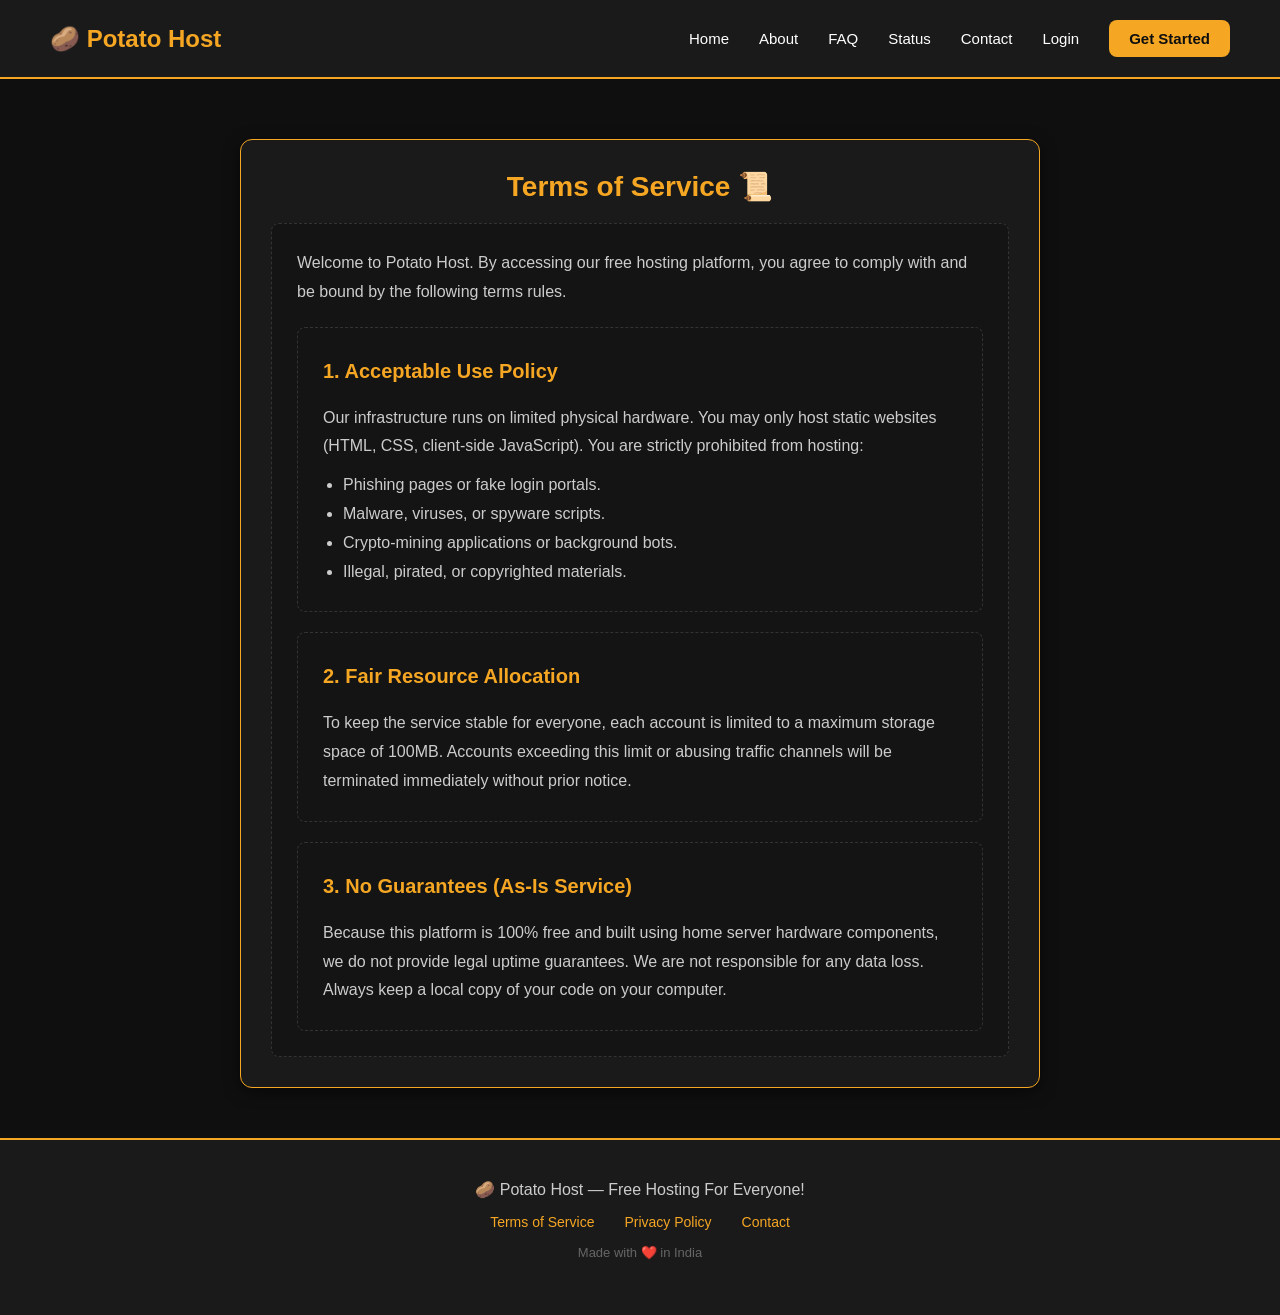
<file: terms.html>
<!DOCTYPE html>
<html lang="en">
<head>
    <meta charset="UTF-8">
    <meta name="viewport" content="width=device-width, initial-scale=1.0">
    <title>Terms of Service - Potato Host</title>
    <link rel="stylesheet" href="style.css">
</head>
<body>
    <nav>
        <div class="logo">🥔 Potato Host</div>
        <div class="nav-links">
            <a href="index.html">Home</a>
            <a href="about.html">About</a>
            <a href="faq.html">FAQ</a>
            <a href="status.html">Status</a>
            <a href="contact.html">Contact</a>
            <a href="login.html">Login</a>
            <a href="register.html" class="btn-register">Get Started</a>
        </div>
    </nav>

    <main style="max-width: 800px; margin: 50px auto; padding: 30px;">
        <h2>Terms of Service 📜</h2>
        <div style="line-height: 1.8; color: #cccccc; display: flex; flex-direction: column; gap: 20px;">
            <p>Welcome to Potato Host. By accessing our free hosting platform, you agree to comply with and be bound by the following terms rules.</p>
            
            <div>
                <h3 style="color: #f5a623;">1. Acceptable Use Policy</h3>
                <p>Our infrastructure runs on limited physical hardware. You may only host static websites (HTML, CSS, client-side JavaScript). You are strictly prohibited from hosting:</p>
                <ul style="margin-left: 20px; padding-top: 10px;">
                    <li>Phishing pages or fake login portals.</li>
                    <li>Malware, viruses, or spyware scripts.</li>
                    <li>Crypto-mining applications or background bots.</li>
                    <li>Illegal, pirated, or copyrighted materials.</li>
                </ul>
            </div>

            <div>
                <h3 style="color: #f5a623;">2. Fair Resource Allocation</h3>
                <p>To keep the service stable for everyone, each account is limited to a maximum storage space of 100MB. Accounts exceeding this limit or abusing traffic channels will be terminated immediately without prior notice.</p>
            </div>

            <div>
                <h3 style="color: #f5a623;">3. No Guarantees (As-Is Service)</h3>
                <p>Because this platform is 100% free and built using home server hardware components, we do not provide legal uptime guarantees. We are not responsible for any data loss. Always keep a local copy of your code on your computer.</p>
            </div>
        </div>
    </main>

    <footer>
        <p>🥔 Potato Host — Free Hosting For Everyone!</p>
        <div class="footer-links">
            <a href="terms.html">Terms of Service</a>
            <a href="privacy.html">Privacy Policy</a>
            <a href="contact.html">Contact</a>
        </div>
        <p class="footer-bottom">Made with ❤️ in India</p>
    </footer>
</body>
</html>
</file>
<file: style.css>
/* ===== RESET & BASE ===== */
* {
    margin: 0;
    padding: 0;
    box-sizing: border-box;
    font-family: 'Segoe UI', Tahoma, Geneva, Verdana, sans-serif;
}

body {
    background-color: #0f0f0f;
    color: #ffffff;
}

a {
    text-decoration: none;
    color: inherit;
}

/* ===== NAVBAR ===== */
nav {
    display: flex;
    justify-content: space-between;
    align-items: center;
    padding: 20px 50px;
    background-color: #1a1a1a;
    border-bottom: 2px solid #f5a623;
    position: sticky;
    top: 0;
    z-index: 999;
}

.logo {
    font-size: 24px;
    font-weight: bold;
    color: #f5a623;
}

.nav-links {
    display: flex;
    align-items: center;
    gap: 30px;
}

.nav-links a {
    color: #ffffff;
    font-size: 15px;
    transition: color 0.3s;
}

.nav-links a:hover {
    color: #f5a623;
}

.btn-register {
    background-color: #f5a623;
    color: #0f0f0f !important;
    padding: 10px 20px;
    border-radius: 8px;
    font-weight: bold;
    transition: background-color 0.3s !important;
}

.btn-register:hover {
    background-color: #d4891a !important;
}

/* ===== HERO ===== */
.hero {
    display: flex;
    flex-direction: column;
    align-items: center;
    justify-content: center;
    text-align: center;
    padding: 120px 20px;
    background: linear-gradient(135deg, #1a1a1a, #2a1f0a);
}

.hero h1 {
    font-size: 56px;
    font-weight: bold;
    color: #f5a623;
    margin-bottom: 20px;
    line-height: 1.2;
}

.hero p {
    font-size: 20px;
    color: #cccccc;
    margin-bottom: 40px;
    line-height: 1.6;
}

.btn-hero {
    background-color: #f5a623;
    color: #0f0f0f;
    padding: 16px 40px;
    border-radius: 10px;
    font-size: 18px;
    font-weight: bold;
    transition: background-color 0.3s;
}

.btn-hero:hover {
    background-color: #d4891a;
}

/* ===== FEATURES ===== */
.features {
    padding: 80px 50px;
    text-align: center;
    background-color: #141414;
}

.features h2 {
    font-size: 36px;
    color: #f5a623;
    margin-bottom: 50px;
}

.features-grid {
    display: grid;
    grid-template-columns: repeat(3, 1fr);
    gap: 30px;
    max-width: 1100px;
    margin: 0 auto;
}

.feature-card {
    background-color: #1a1a1a;
    border: 1px solid #f5a623;
    border-radius: 12px;
    padding: 30px;
    transition: transform 0.3s;
}

.feature-card:hover {
    transform: translateY(-5px);
}

.feature-card h3 {
    font-size: 20px;
    color: #f5a623;
    margin-bottom: 10px;
}

.feature-card p {
    font-size: 15px;
    color: #cccccc;
    line-height: 1.6;
}

/* ===== FOOTER ===== */
footer {
    background-color: #1a1a1a;
    border-top: 2px solid #f5a623;
    text-align: center;
    padding: 40px 20px;
}

footer p {
    color: #cccccc;
    margin-bottom: 15px;
}

.footer-links {
    display: flex;
    justify-content: center;
    gap: 30px;
    margin-bottom: 15px;
}

.footer-links a {
    color: #f5a623;
    font-size: 14px;
    transition: color 0.3s;
}

.footer-links a:hover {
    color: #ffffff;
}

.footer-bottom {
    font-size: 13px;
    color: #666666;
}

/* ===== AUTOMATED AUTH & DASHBOARD PAGES ===== */
.auth-section, main {
    background-color: #1a1a1a;
    border: 1px solid #f5a623 !important;
    border-radius: 12px;
    margin-top: 60px !important;
    box-shadow: 0 4px 15px rgba(0, 0, 0, 0.5);
    color: #ffffff;
}

.auth-section h2, main h2 {
    color: #f5a623;
    margin-bottom: 20px;
    font-size: 28px;
    text-align: center;
}

label {
    font-size: 14px;
    color: #cccccc;
    font-weight: 600;
}

input[type="email"], 
input[type="password"], 
input[type="text"], 
input[type="url"] {
    width: 100%;
    padding: 12px;
    margin-top: 8px;
    background-color: #0f0f0f;
    border: 1px solid #333333;
    border-radius: 6px;
    color: #ffffff;
    font-size: 14px;
    transition: border-color 0.3s;
}

input:focus {
    outline: none;
    border-color: #f5a623;
}

/* Dashboard Specific Layout Components */
main div {
    background-color: #141414 !important;
    border: 1px dashed #333333;
    border-radius: 8px;
    padding: 25px !important;
}

main h3 {
    color: #f5a623;
    margin-bottom: 15px;
    font-size: 20px;
}

/* Form Action Buttons Override */
button[type="submit"] {
    background-color: #f5a623 !important;
    color: #0f0f0f !important;
    font-weight: bold;
    font-size: 16px;
    border: none;
    border-radius: 6px;
    padding: 12px !important;
    cursor: pointer;
    transition: background-color 0.3s;
    margin-top: 10px;
}

button[type="submit"]:hover {
    background-color: #d4891a !important;
}

#btn-logout {
    font-weight: bold;
    border-radius: 6px;
    padding: 8px 16px !important;
    transition: opacity 0.3s;
}

#btn-logout:hover {
    opacity: 0.8;
}

/* Form Status Messages */
#reg-message, #login-message, #deploy-status {
    text-align: center;
    font-size: 14px;
    margin-top: 15px;
}
</file>
